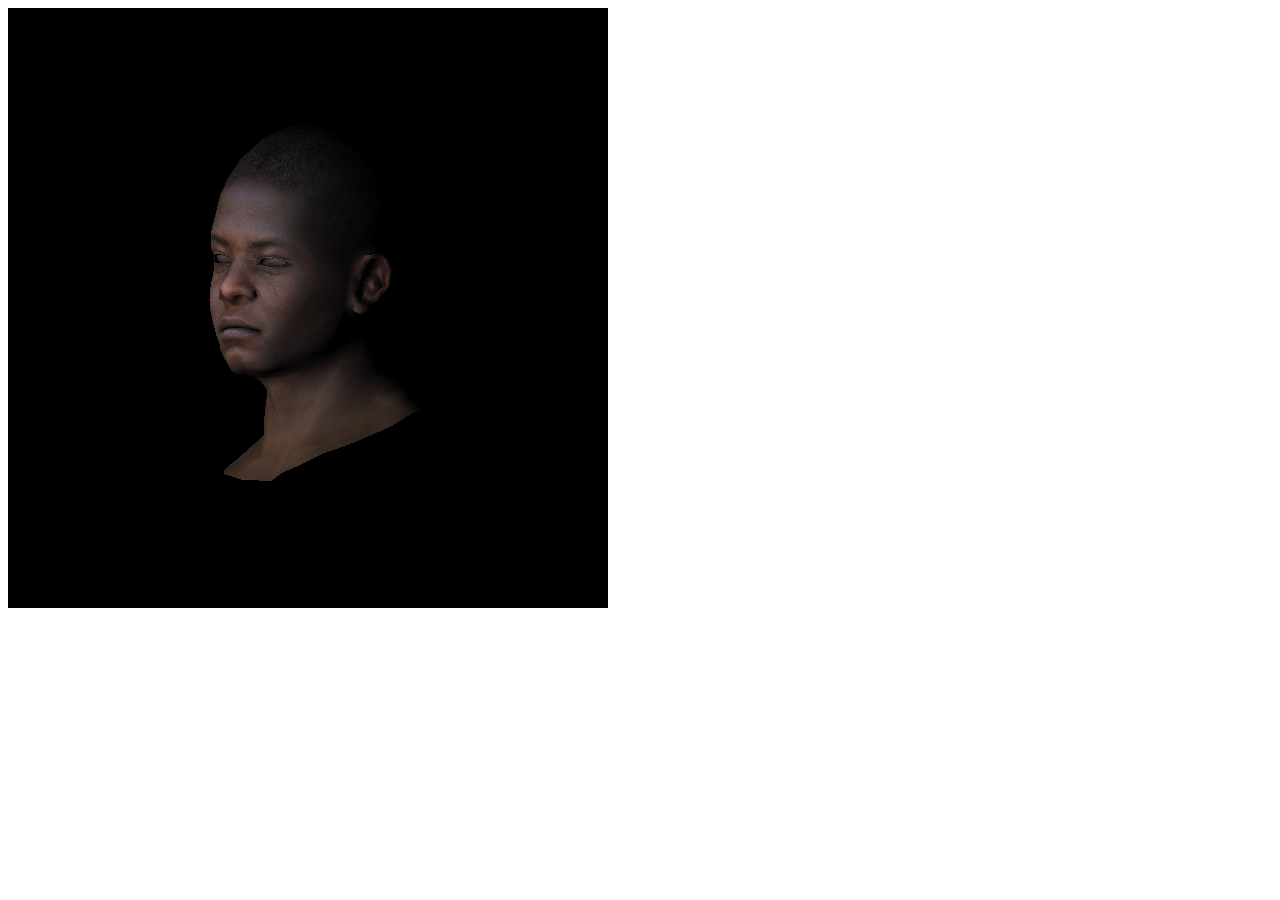
<file: canvas_software_rasterizer/index.html>
<!DOCTYPE html>
<html lang="en">

<head>
    <meta charset="UTF-8">
    <meta http-equiv="X-UA-Compatible" content="IE=edge">
    <meta name="viewport" content="width=device-width, initial-scale=1.0">
    <script src="./data.js"></script>
    <script src="./gl-matrix-min.js"></script>
    <script src="./utils.js"></script>
    <script src="./render.js"></script>
    <title>Document</title>
</head>

<body>
    <script>
        let width = 600
        let height = 600
        let tick = 0

        let { drawPixel, draw, clear } = createCanvas(document.querySelector('body'), width, height)
        let model = createModel(verticles, uvs, normals, faces)
        let texture = createTexture('./african_head_diffuse.jpg', width, height)
        texture.then((getTexture)=>{
            function frame(t) {
                clear()
                let light_dir = glMatrix.vec3.fromValues(0, 0, 1)

                let m = glMatrix.mat4.create()    //模型变换矩阵，这里就默认单位矩阵好了
                glMatrix.mat4.fromYRotation(m, t/10*Math.PI/8)   //加点旋转

                let v = glMatrix.mat4.create()   //创建视图矩阵
                let eye = glMatrix.vec3.fromValues(0, 0, -4)
                let center = glMatrix.vec3.fromValues(0, 0, 0)
                let up = glMatrix.vec3.fromValues(0, 1, 0)
                glMatrix.mat4.lookAt(v, eye, center, up)

                let p = glMatrix.mat4.create()   //透视投影矩阵
                let fovy = Math.PI / 4
                let aspect = width / height
                let near = 0.01
                let far = 100
                glMatrix.mat4.perspective(p, fovy, aspect, near, far)

                let zBuffer = new Float32Array(width * height)

                for (let i = 1; i <= model.length; i++) {
                    let face = model.getFace(i)
                    let pts = []
                    let uvs = glMatrix.mat3.create()
                    let normals = glMatrix.mat3.create()
                    
                    for (let j = 0; j < 3; j++) {
                        let raw_position = glMatrix.vec3.fromValues(face[j].vertice[0], face[j].vertice[1], face[j].vertice[2])

                        let clip_position = verticeShader(raw_position, m, v, p)

                        //齐次裁剪
                        if (!clipSpaceCull(clip_position, near, far)) {
                            break
                        }

                        let ndc_position = glMatrix.vec4.fromValues(clip_position[0]/clip_position[3], clip_position[1]/clip_position[3], clip_position[2]/clip_position[3])         //透视除法，转化为标准坐标

                        pts.push(ndc_position)    //存入顶点  

                        uvs[j * 3] = face[j].uv[0]     //存入uv
                        uvs[j * 3 + 1] = face[j].uv[1]
                        uvs[j * 3 + 2] = face[j].uv[2]

                        normals[j * 3] = face[j].normal[0]     //存入法线
                        normals[j * 3 + 1] = face[j].normal[1]
                        normals[j * 3 + 2] = face[j].normal[2]

                    }

                    //进行背面剔除
                    if (pts.length != 3  || !faceCulling(pts)) continue   //顶点数组不满3，说明该面被裁剪

                    let screen_position = viewPort(pts, width, height)

                    triangle_raster(screen_position, uvs, normals, light_dir, zBuffer, width, getTexture, fragementShader, drawPixel)
                }

                draw()

             }

            (function run(){
                if (tick > 10) tick == 0
                frame(++tick)
                requestAnimationFrame(run)
            })()
        })
    </script>
</body>

</html>
</file>
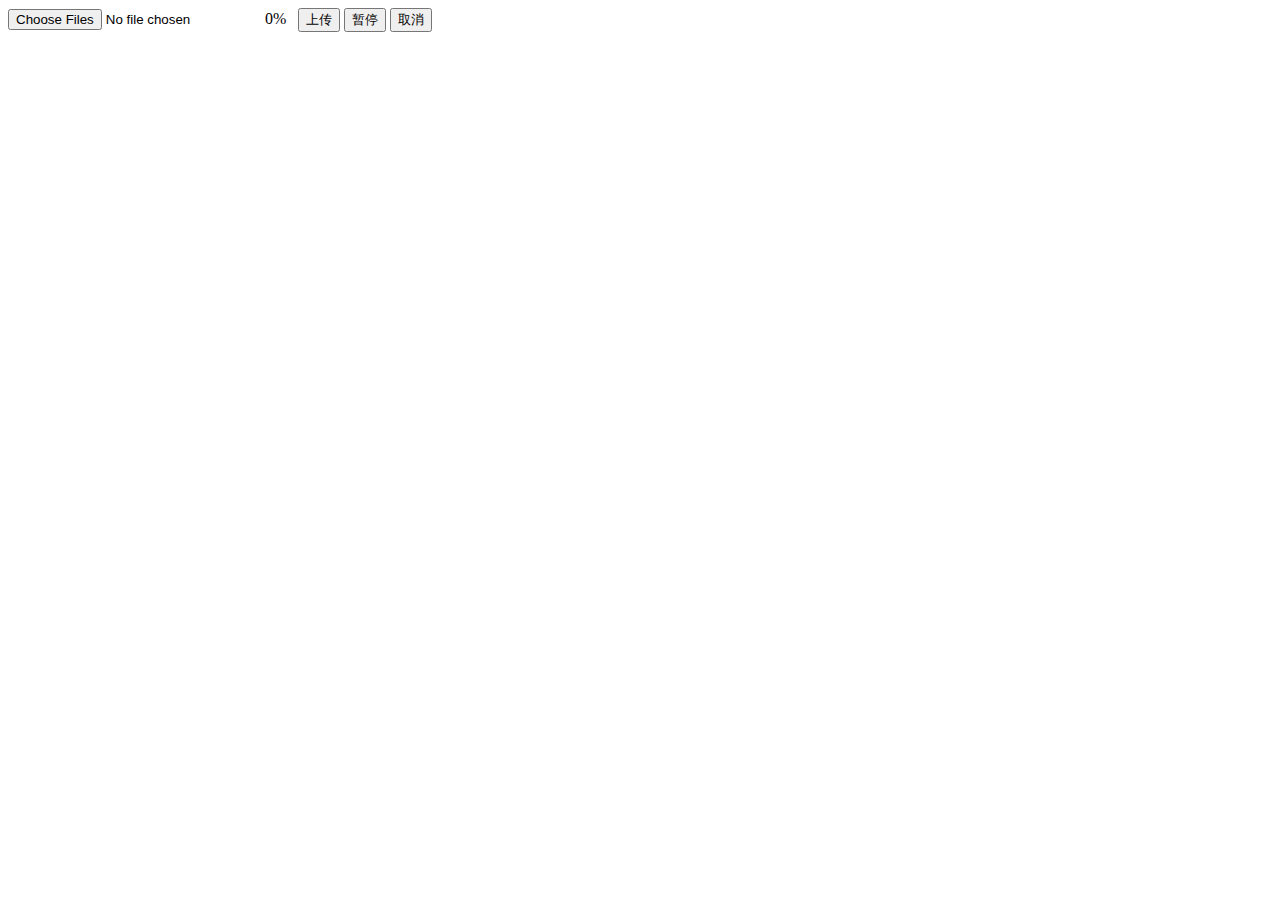
<file: 大文件上传/index.html>
<!DOCTYPE html>
<html lang="en">
<head>
    <meta charset="UTF-8">
    <meta http-equiv="X-UA-Compatible" content="IE=edge">
    <meta name="viewport" content="width=device-width, initial-scale=1.0">
    <script src="./upload.js"></script>
    <title>文件上传测试</title>
</head>
<body>
    <div class="upload-container">
        <input type="file" multiple id="filename" name="file"/>
        <span id="progress">0% &nbsp;</span>
        <button onclick="submit()">上传</button>
        <button id='pause'>暂停</button>
        <button id='cancel'>取消</button>
    </div>

    <script>
        var file;
        function submit() {
            file = document.getElementById('filename').files[0]
            file = new webUploader(file, 'http://localhost:5000');
            document.getElementById('pause').addEventListener('click', file.pause.bind(file));
            document.getElementById('cancel').addEventListener('click', file.cancel.bind(file));
        }
    </script>
</body>
</html>
</file>
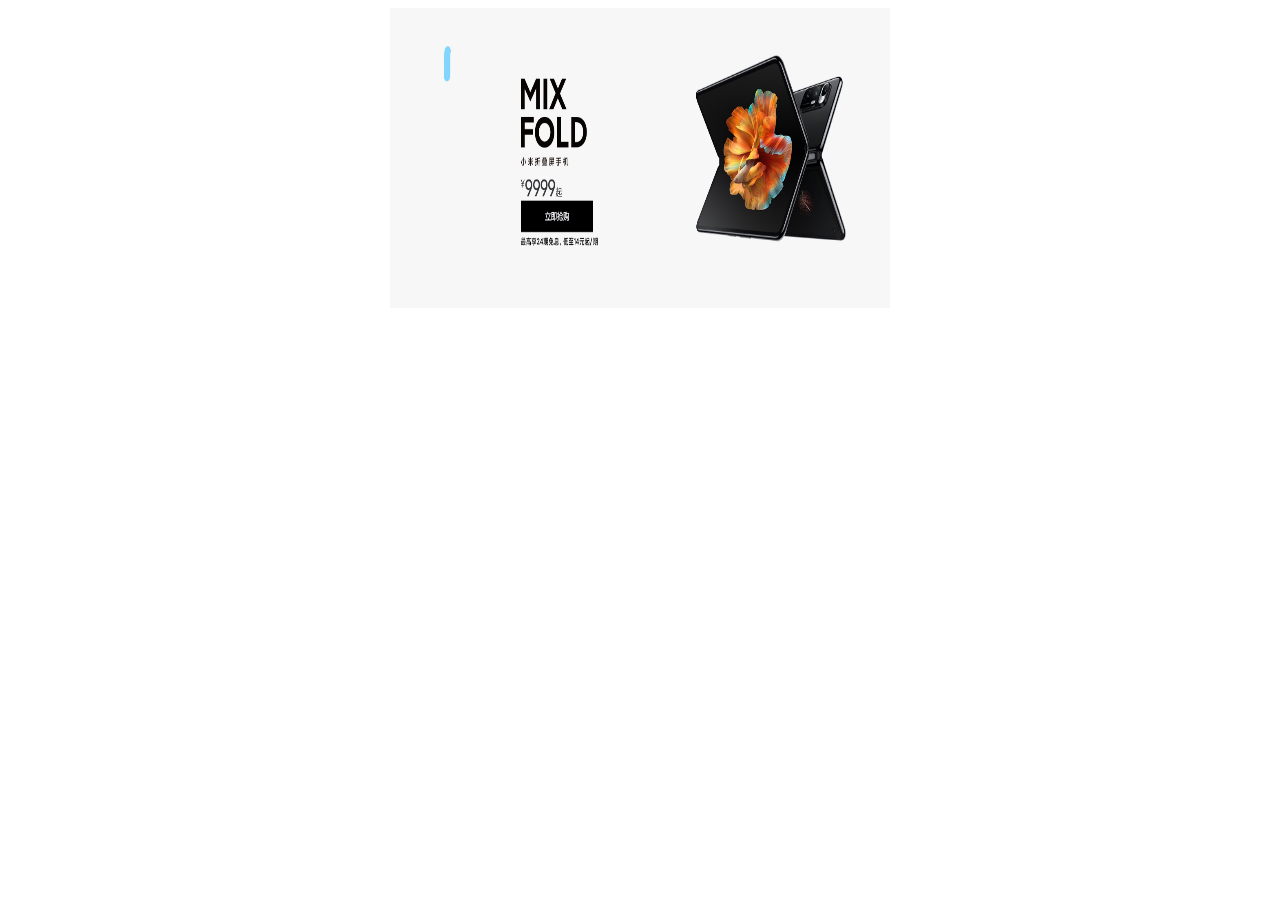
<file: 轮播图/index.html>
<!DOCTYPE html>
<html lang="en">

<head>
    <meta charset="UTF-8">
    <meta http-equiv="X-UA-Compatible" content="IE=edge">
    <meta name="viewport" content="width=device-width, initial-scale=1.0">
    <title>Document</title>
    <script src="./Slide.js"></script>
    <style>
        #app {
            width: 500px;
            height: 300px;
            margin: auto;
        }
    </style>
</head>

<body>
    <div id="app">
    </div>
    <script>
        var {next, pre, setTime, update} = Slide('app', ['./img/1.jpg', './img/2.jpg', './img/3.jpg', './img/4.jpg'])
        setTime();
    </script>
</body>

</html>
</file>
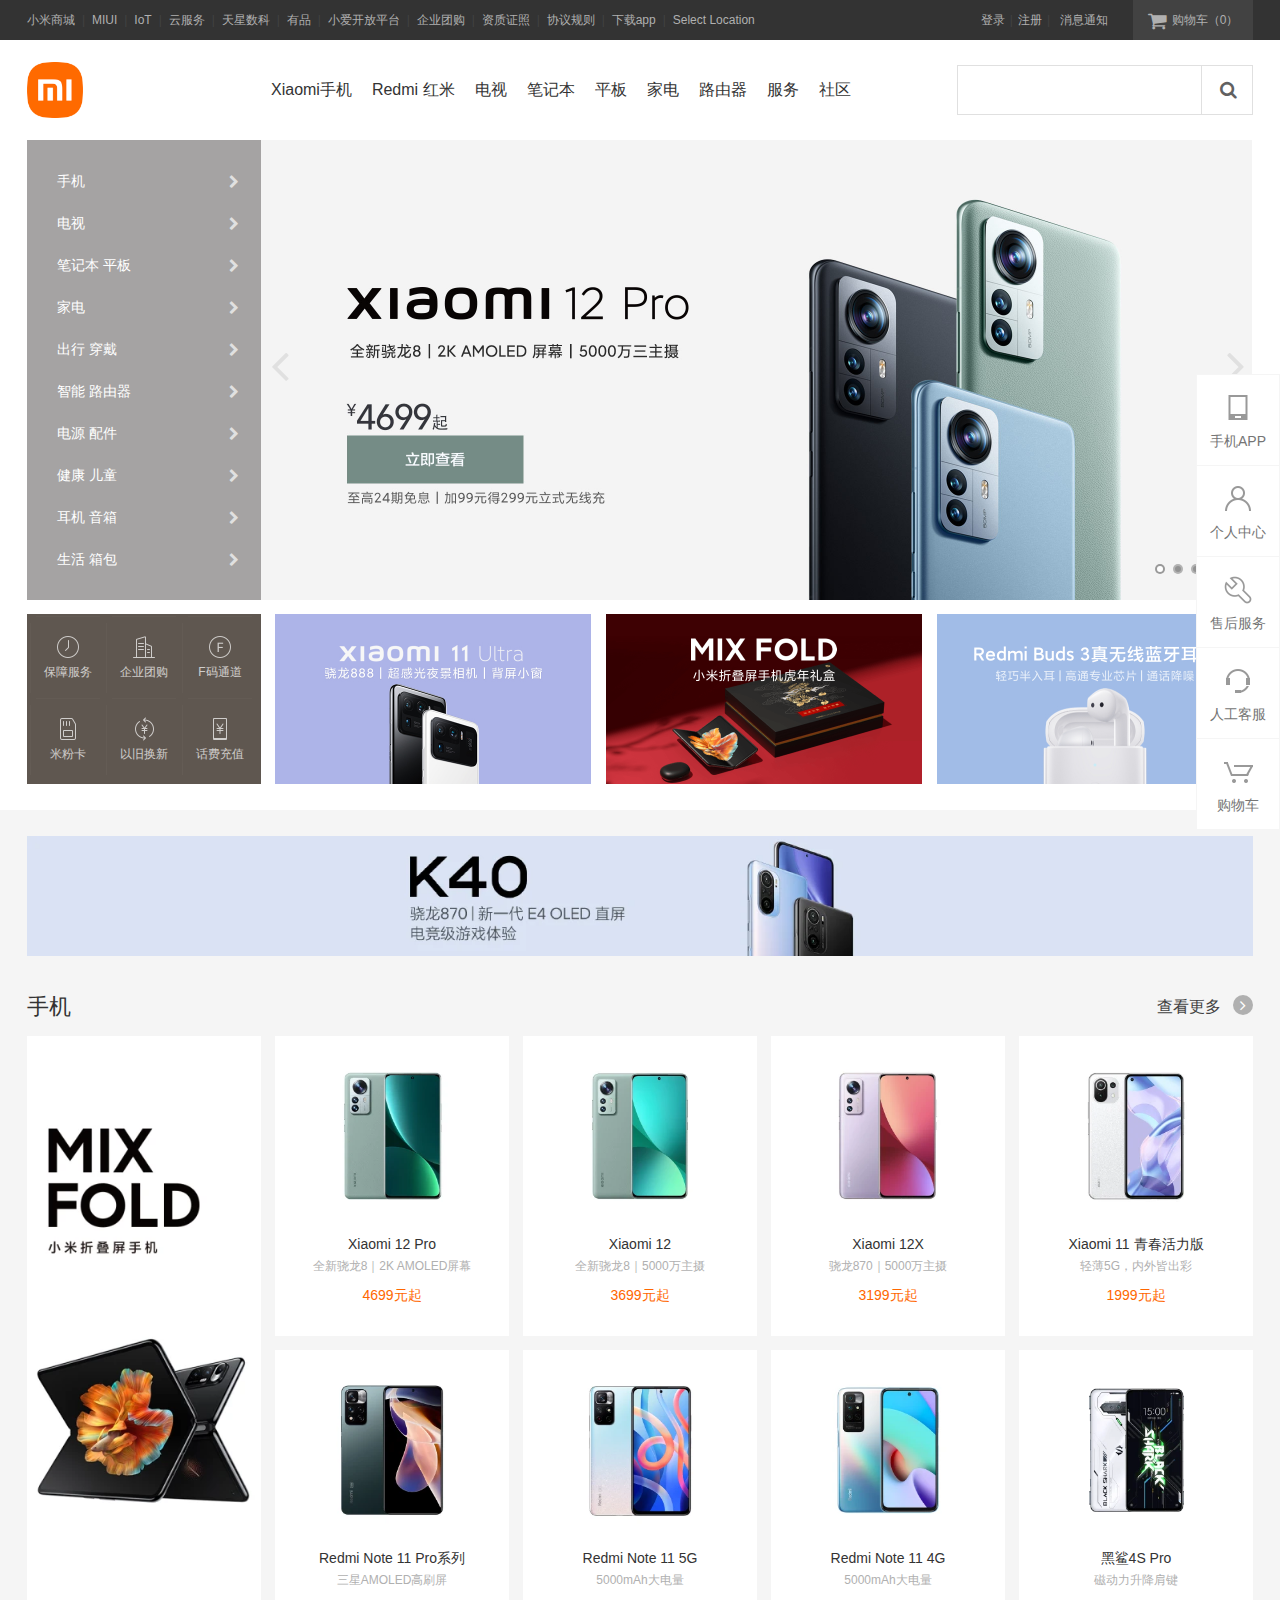
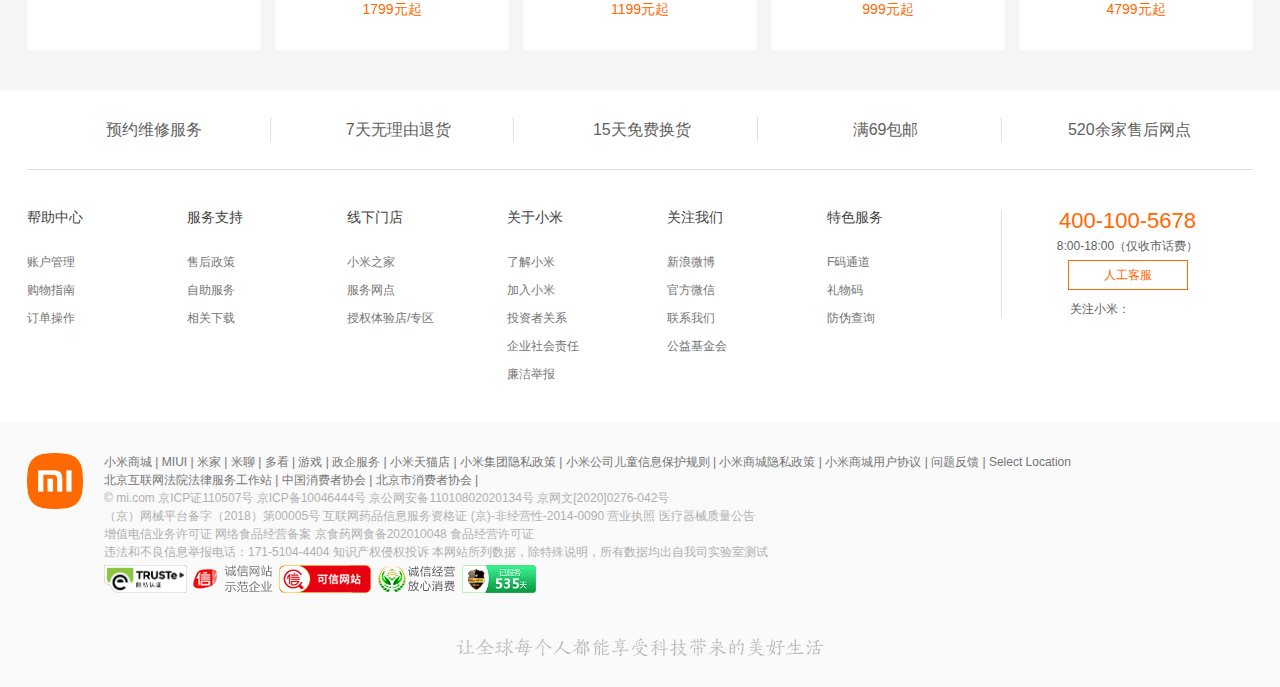
<file: html+css/小米商城首页/index.html>
<!DOCTYPE html>
<html lang="en">
<head>
    <meta charset="UTF-8">
    <meta http-equiv="X-UA-Compatible" content="IE=edge">
    <meta name="viewport" content="width=device-width, initial-scale=1.0">
    <title>小米商城 - Xiaomi 11 Ultra、Redmi K40 Pro、MIX FOLD，小米电视官方网站</title>
    <link rel="stylesheet" href="./font-awesome-4.7.0/css/font-awesome.min.css" integrity="sha512-SfTiTlX6kk+qitfevl/7LibUOeJWlt9rbyDn92a1DqWOw9vWG2MFoays0sgObmWazO5BQPiFucnnEAjpAB+/Sw==" crossorigin="anonymous" referrerpolicy="no-referrer" />
    <link rel="stylesheet" href="./default.css">
</head>
<body>
    <header>
        <div class="wrapper">
            <div class="nav-top">
                <a href="">小米商城</a>
                <span class="sep">|</span>
                <a href="">MIUI</a>
                <span class="sep">|</span>
                <a href="">IoT</a>
                <span class="sep">|</span>
                <a href="">云服务</a>
                <span class="sep">|</span>
                <a href="">天星数科</a>
                <span class="sep">|</span>
                <a href="">有品</a>
                <span class="sep">|</span>
                <a href="">小爱开放平台</a>
                <span class="sep">|</span>
                <a href="">企业团购</a>
                <span class="sep">|</span>
                <a href="">资质证照</a>
                <span class="sep">|</span>
                <a href="">协议规则</a>
                <span class="sep">|</span>
                <a href="" class="download">
                    下载app
                    <span class="appcode"></span>
                </a>
                <span class="sep">|</span>
                <a href="">Select Location</a>
            </div>
            <div class="cart-top">
                <i class="fa fa-shopping-cart" aria-hidden="true"></i>购物车<span>（0）</span>
                <div class="cart-menu"></div>
            </div>
            <div class="info-top">
                <a href="" class="link">登录</a>
                <span class="sep">|</span>
                <a href="" class="link">注册</a>
                <span class="sep">|</span>
                <a href="" class="message">消息通知</a>
            </div>
        </div>
    </header>
    <main>
        <nav>
            <div class="wrapper">
                <div class="logo">
                    <img src="./logo-mi2.png" alt="">
                </div>
                <ul class="nav-list">
                    <li class="nav-item"><span>Xiaomi手机</span></li>
                    <li class="nav-item"><span>Redmi 红米</span></li>
                    <li class="nav-item"><span>电视</span></li>
                    <li class="nav-item"><span>笔记本</span></li>
                    <li class="nav-item"><span>平板</span></li>
                    <li class="nav-item"><span>家电</span></li>
                    <li class="nav-item"><span>路由器</span></li>
                    <li class="nav-item"><span>服务</span></li>
                    <li class="nav-item"><span>社区</span></li>
                </ul>
                <div class="search">
                    <form action="">
                        <input type="search" class="search-text">
                        <input type="submit" value="" id="confirm" class="btn">
                        <label for="confirm"><i class="fa fa-search"></i></label>
                    </form>
                </div>
            </div>
        </nav>
        <div class="home">
            <div class="wrapper">
                <section class="home-show">
                    <aside>
                        <ul>
                            <li><span>手机</span><i class="fa fa-chevron-right"></i></li>
                            <li><span>电视</span><i class="fa fa-chevron-right"></i></li>
                            <li><span>笔记本 平板</span><i class="fa fa-chevron-right"></i></li>
                            <li><span>家电</span><i class="fa fa-chevron-right"></i></li>
                            <li><span>出行 穿戴</span><i class="fa fa-chevron-right"></i></li>
                            <li><span>智能 路由器</span><i class="fa fa-chevron-right"></i></li>
                            <li><span>电源 配件</span><i class="fa fa-chevron-right"></i></li>
                            <li><span>健康 儿童</span><i class="fa fa-chevron-right"></i></li>
                            <li><span>耳机 音箱</span><i class="fa fa-chevron-right"></i></li>
                            <li><span>生活 箱包</span><i class="fa fa-chevron-right"></i></li>
                        </ul>
                    </aside>
                    <div class="slide-show">
                        <img src="./slide-show.jpg" alt="">
                        <div class="left-arrow">
                            <i class="fa fa-angle-left"></i>
                        </div>
                        <div class="right-arrow">
                            <i class="fa fa-angle-right"></i>
                        </div>
                        <div class="signed">
                            <i></i><i></i><i></i><i></i>
                        </div>
                    </div>
                </section>
                <section class="home-banner">
                    <div class="span4">
                        <ul>
                            <li>
                                <img src="./span4_01.png" alt="">
                                <span>保障服务</span>
                            </li>
                            <li>
                                <img src="./span4_02.png" alt="">
                                <span>企业团购</span>
                            </li>
                            <li>
                                <img src="./span4_03.png" alt="">
                                <span>F码通道</span>
                            </li>
                            <li>
                                <img src="./span4_04.png" alt="">
                                <span>米粉卡</span>
                            </li>
                            <li>
                                <img src="./span4_05.png" alt="">
                                <span>以旧换新</span>
                            </li>
                            <li>
                                <img src="./span4_06.png" alt="">
                                <span>话费充值</span>
                            </li>
                        </ul>
                    </div>
                    <div class="span16">
                        <ul>
                            <li>
                                <img src="./span16_01.jpg" alt="">
                            </li>
                            <li>
                                <img src="./span16_02.jpg" alt="">
                            </li>
                            <li>
                                <img src="./span16_03.jpg" alt="">
                            </li>
                        </ul>
                    </div>
                </section>
            </div>
        </div>
        <div class="page-main">
            <div class="wrapper">
                <div class="banner-box">
                    <img src="./banner.webp" alt="">
                </div>
                <div class="content_01">
                    <div class="box-hd">
                        <h2 class="title">手机</h2>
                        <div class="more">
                            <span>查看更多</span>
                            <i class="fa fa-angle-right"></i>
                        </div>
                    </div>
                    <div class="box-bd clearfix">
                        <div class="span4 item-active">
                            <img src="./content_01.webp" alt="">
                        </div>
                        <div class="span16">
                            <ul class="span16_01 clearfix">
                                <li class="item-active">
                                    <div class="img-box">
                                        <img src="./item_01.webp" alt="">
                                    </div>
                                    <h3 class="title">
                                        Xiaomi 12 Pro
                                    </h3>
                                    <p class="desc">
                                        全新骁龙8｜2K AMOLED屏幕
                                    </p>
                                    <p class="price">
                                        4699元起
                                    </p>
                                </li>
                                <li class="item-active">
                                    <div class="img-box">
                                        <img src="./item_02.webp" alt="">
                                    </div>
                                    <h3 class="title">
                                        Xiaomi 12
                                    </h3>
                                    <p class="desc">
                                        全新骁龙8｜5000万主摄
                                    </p>
                                    <p class="price">
                                        3699元起
                                    </p>
                                </li>
                                <li class="item-active">
                                    <div class="img-box">
                                        <img src="./item_03.webp" alt="">
                                    </div>
                                    <h3 class="title">
                                        Xiaomi 12X
                                    </h3>
                                    <p class="desc">
                                        骁龙870｜5000万主摄
                                    </p>
                                    <p class="price">
                                        3199元起
                                    </p>
                                </li>
                                <li class="item-active">
                                    <div class="img-box">
                                        <img src="./item_04.webp" alt="">
                                    </div>
                                    <h3 class="title">
                                        Xiaomi 11 青春活力版
                                    </h3>
                                    <p class="desc">
                                        轻薄5G，内外皆出彩
                                    </p>
                                    <p class="price">
                                        1999元起
                                    </p>
                                </li>
                            </ul>
                            <ul class="span16_01">
                                <li class="item-active">
                                    <div class="img-box">
                                        <img src="./item_05.webp" alt="">
                                    </div>
                                    <h3 class="title">
                                        Redmi Note 11 Pro系列
                                    </h3>
                                    <p class="desc">
                                        三星AMOLED高刷屏
                                    </p>
                                    <p class="price">
                                        1799元起
                                    </p>
                                </li>
                                <li class="item-active">
                                    <div class="img-box">
                                        <img src="./item_06.webp" alt="">
                                    </div>
                                    <h3 class="title">
                                        Redmi Note 11 5G
                                    </h3>
                                    <p class="desc">
                                        5000mAh大电量
                                    </p>
                                    <p class="price">
                                        1199元起
                                    </p>
                                </li>
                                <li class="item-active">
                                    <div class="img-box">
                                        <img src="./item_07.webp" alt="">
                                    </div>
                                    <h3 class="title">
                                        Redmi Note 11 4G
                                    </h3>
                                    <p class="desc">
                                        5000mAh大电量
                                    </p>
                                    <p class="price">
                                        999元起
                                    </p>
                                </li>
                                <li class="item-active">
                                    <div class="img-box">
                                        <img src="./item_08.webp" alt="">
                                    </div>
                                    <h3 class="title">
                                        黑鲨4S Pro
                                    </h3>
                                    <p class="desc">
                                        磁动力升降肩键
                                    </p>
                                    <p class="price">
                                        4799元起
                                    </p>
                                </li>
                            </ul>
                        </div>
                    </div>
                </div>
            </div>
        </div>
    </main>
    <footer>
        <div class="site-footer">
            <div class="wrapper">
                <div class="footer-service">
                    <ul class="clearfix">
                        <li><span>预约维修服务</span></li>
                        <li><span>7天无理由退货</span></li>
                        <li><span>15天免费换货</span></li>
                        <li><span>满69包邮</span></li>
                        <li><span>520余家售后网点</span></li>
                    </ul>
                </div>
                <div class="footer-links clearfix">
                    <dl>
                        <dt>帮助中心</dt>
                        <dd>账户管理</dd>
                        <dd>购物指南</dd>
                        <dd>订单操作</dd>
                    </dl>
                    <dl>
                        <dt>服务支持</dt>
                        <dd>售后政策</dd>
                        <dd>自助服务</dd>
                        <dd>相关下载</dd>
                    </dl>
                    <dl>
                        <dt>线下门店</dt>
                        <dd>小米之家</dd>
                        <dd>服务网点</dd>
                        <dd>授权体验店/专区</dd>
                    </dl>
                    <dl>
                        <dt>关于小米</dt>
                        <dd>了解小米</dd>
                        <dd>加入小米</dd>
                        <dd>投资者关系</dd>
                        <dd>企业社会责任</dd>
                        <dd>廉洁举报</dd>
                    </dl>
                    <dl>
                        <dt>关注我们</dt>
                        <dd>新浪微博</dd>
                        <dd>官方微信</dd>
                        <dd>联系我们</dd>
                        <dd>公益基金会</dd>
                    </dl>
                    <dl>
                        <dt>特色服务</dt>
                        <dd>F码通道</dd>
                        <dd>礼物码</dd>
                        <dd>防伪查询</dd>
                    </dl>
                    <div class="contact">
                        <p class="phone">400-100-5678</p>
                        <p>8:00-18:00（仅收市话费）</p>
                        <div class="box-text">人工客服</div>
                        <div class="follow">关注小米：</div>    
                    </div>
                </div>
            </div>
        </div>
        <div class="site-info">
            <div class="wrapper clearfix">
                <div class="logo"></div>
                <div class="info-text">
                    <p class="sites">
                        <span>小米商城</span>
                        <span class="sep">|</span>
                        <span>MIUI</span>
                        <span class="sep">|</span>
                        <span>米家</span>
                        <span class="sep">|</span>
                        <span>米聊</span>
                        <span class="sep">|</span>
                        <span>多看</span>
                        <span class="sep">|</span>
                        <span>游戏</span>
                        <span class="sep">|</span>
                        <span>政企服务</span>
                        <span class="sep">|</span>
                        <span>小米天猫店</span>
                        <span class="sep">|</span>
                        <span>小米集团隐私政策</span>
                        <span class="sep">|</span>
                        <span>小米公司儿童信息保护规则</span>
                        <span class="sep">|</span>
                        <span>小米商城隐私政策</span>
                        <span class="sep">|</span>
                        <span>小米商城用户协议</span>
                        <span class="sep">|</span>
                        <span>问题反馈</span>
                        <span class="sep">|</span>
                        <span>Select Location</span>
                    </p>
                    <p class="sites">
                        <span>北京互联网法院法律服务工作站</span>
                        <span class="sep">|</span>
                        <span>中国消费者协会</span>
                        <span class="sep">|</span>
                        <span>北京市消费者协会</span>
                        <span class="sep">|</span>
                    </p>
                    <p>
                        © mi.com 京ICP证110507号 京ICP备10046444号 京公网安备11010802020134号 京网文[2020]0276-042号</br>
                        （京）网械平台备字（2018）第00005号 互联网药品信息服务资格证 (京)-非经营性-2014-0090 营业执照 医疗器械质量公告</br>
                        增值电信业务许可证 网络食品经营备案 京食药网食备202010048   食品经营许可证</br>
                        违法和不良信息举报电话：171-5104-4404 知识产权侵权投诉 本网站所列数据，除特殊说明，所有数据均出自我司实验室测试
                    </p>
                </div>
                <div class="info-links">
                    <span class="img-box"><img src="./links_01.png" alt=""></span>
                    <span class="img-box"><img src="./links_02.png" alt=""></span>
                    <span class="img-box"><img src="./links_03.png" alt=""></span>
                    <span class="img-box"><img src="./links_04.png" alt=""></span>
                    <span class="img-box"><img src="./links_05.png" alt=""></span>
                </div>
            </div>
            <div class="slogan">
            </div>
        </div>
    </footer>
    <aside class="aside-tools">
        <ul>
            <li>
                <div class="icon"><img src="./tools_01.png" alt=""></div>
                <span>手机APP</span>
            </li>
            <li>
                <div class="icon"><img src="./tools_02.png" alt=""></div>
                <span>个人中心</span>
            </li>
            <li>
                <div class="icon"><img src="./tools_03.png" alt=""></div>
                <span>售后服务</span>
            </li>
            <li>
                <div class="icon"><img src="./tools_04.png" alt=""></div>
                <span>人工客服</span>
            </li>
            <li>
                <div class="icon"><img src="./tools_05.png" alt=""></div>
                <span>购物车</span>
            </li>
        </ul>
    </aside>
</body>
</html>
</file>
<file: html+css/小米商城首页/default.css>
/* 清除默认样式 */
* {
    margin: 0px;
    padding: 0px;
}           

a, a:hover {
    text-decoration: none;
}

ul {
    list-style: none;
}

body {
    font: 14px/1.5 Helvetica Neue,Helvetica,Arial,Microsoft Yahei,Hiragino Sans GB,Heiti SC,WenQuanYi Micro Hei,sans-serif;
    overflow-y: scroll;
}

/* 头部Banner */
header {
    font-size: 12px;
    min-width: 1226px;
    color: #b0b0b0;
    background-color: #333;
}

header .wrapper {
    position: relative;
    width: 1226px;
    height: 40px;
    margin-right: auto;
    margin-left: auto;
    z-index: 999;
}

header .wrapper a {
    color: #b0b0b0;
    display: inline-block;
}

header .wrapper a:hover {
    color: #fff;
}

header .wrapper .sep {
    margin: 0 0.3em;
    color: #424242;
    font-family: sans-serif;
}

header .wrapper .nav-top {
    float: left;
    height: 40px;
    line-height: 40px;
}

header .wrapper .nav-top .download {
    position: relative;
}

header .wrapper .nav-top .download:hover:before {
    content: "";
    position: absolute;
    bottom: 0;
    left: 50%;
    width: 0px;
    height: 0px;
    margin-left: -8px;
    border-width: 0px 8px 8px;
    border-style: solid;
    border-color: rgba(0, 0, 0, 0) rgba(0, 0, 0, 0) #fff;
}

header .wrapper .nav-top .download .appcode {
    position: absolute;
    top: 40px;
    width: 124px;
    height: 0px;
    left: 50%;
    margin-left: -62px;
    background-color: #fff;
    box-shadow: 0 1px 5px #aaa;
    transition: height .3s;
}

header .wrapper .nav-top .download:hover .appcode {
    height: 148px;
}

header .wrapper .cart-top {
    position: relative;
    float: right;
    height: 40px;
    line-height: 40px;
    width: 120px;   
    margin-left: 15px;
    text-align: center;
    background-color: #424242;
    cursor: pointer;
    transition: all .2s;
}

header .wrapper .cart-top:hover {   
    color: #ff6700;
    background-color: #fff;
}

header .wrapper .cart-top .cart-menu {
    position: absolute;
    top: 40px;
    right: 0px;
    height: 0px;
    width: 316px;
    color: #424242;
    background-color: #fff;
    box-shadow: 0 2px 10px rgba(0 0 0 / 15%);
    transition: height .3s;
}

header .wrapper .cart-top:hover .cart-menu {
    height: 100px;
}

header .wrapper .cart-top i {
    margin-right: 4px;
    font-size: 20px;
    width: 20px;
    height: 20px;
    vertical-align: -4px;
}

header .wrapper .info-top {
    float: right;
    height: 40px;
    line-height: 40px;
}

header .wrapper .info-top .link {
    padding: 0 5px;
    text-align: center;
    float: left;
}

header .wrapper .info-top .sep {
    margin: 0px;
    float: left;
}

header .wrapper .info-top .message {
    float: left;
    padding: 0 10px;
}

main nav {
    height: 100px;
}

main nav .wrapper {
    width: 1226px;
    margin-right: auto;
    margin-left: auto;
}

main nav .wrapper .logo {
    margin-top: 22px;
    float: left;
    width: 62px;
    height: 56px;
}

main nav .wrapper .logo img {
    width: 56px;
    height: 56px;
    cursor: pointer;
}

main nav .wrapper .nav-list {
    float: left;
    box-sizing: border-box;
    width: 850px;
    height: 100px;
    font-size: 16px;
    padding-top: 12px;
    padding-left: 172px;
}

main nav .wrapper .nav-list .nav-item {
    float: left;
    padding: 26px 10px 38px;
}

main nav .wrapper .nav-list .nav-item span {
    color: #333;
    cursor: pointer;
}

main nav .wrapper .nav-list .nav-item span:hover {
    color: #ff6700;
}

main nav .wrapper .search {
    float: right;
    margin-top: 25px;
    width: 296px;
}

main nav .wrapper .search form {
    position: relative;
    width: 296px;
    height: 50px;
}

main nav .wrapper .search form .search-text {
    width: 245px;
    height: 50px;
    border: 1px solid #e0e0e0;
}

main nav .wrapper .search form .btn {
    position: absolute;
    right: 0px;
    width: 52px;
    height: 50px;
    border: 1px solid #e0e0e0;
    background-color: #fff;
    color: #616161;
    cursor: pointer;
}

main nav .wrapper .search form .btn:hover {
    background-color: #ff6700;
}

main nav .wrapper .search form i {
    position: absolute;
    font-size: 18px;
    right: 16px;
    top: 16px;
    z-index: 1;
    color: #616161;
    cursor: pointer;
}

main nav .wrapper .search form .btn:hover+label i {
    color: #fff;
}

main .home {
    margin-bottom: 26px;
}

main .home .wrapper {
    width: 1226px;
    margin-left: auto;
    margin-right: auto;
}

main .home .wrapper .home-show {
    overflow: hidden;
}

main .home .wrapper .home-show aside {
    float: left;
    width: 234px;
    height: 460px;
    font-size: 14px;
    background-color: rgba(105, 101, 101, .6);
}

main .home .wrapper .home-show aside ul {
    height: 420px;
    border: 0;
    color: #fff;
    padding: 20px 0px;
}

main .home .wrapper .home-show aside ul li {
    position: relative;
    width: 204px;
    height: 42px;
    padding-left: 30px;
    line-height: 42px;
}

main .home .wrapper .home-show aside ul li:hover {
    cursor: pointer;
    background-color: #ff6700;
}

main .home .wrapper .home-show aside ul li i {
    position: absolute;
    color: #e0e0e0;
    top: 15px;
    right: 22px;
    font-size: 14px;
}

main .home .wrapper .home-show .slide-show {
    position: relative;
    float: right;
    width: 992px;
    height: 460px;
    cursor: pointer;
    overflow: hidden;
}

main .home .wrapper .home-show .slide-show img {
    margin-left: -235px;
    width: 1226px;
    height: 460px;
}

main .home .wrapper .home-show .slide-show .left-arrow {
    position: absolute;
    box-sizing: border-box;
    width: 41px;
    height: 69px;
    left: 0px;
    top: 190px;
    padding-left: 10px;
    padding-top: 10px;
}

main .home .wrapper .home-show .slide-show .left-arrow:hover {
    background-color: gray;
}

main .home .wrapper .home-show .slide-show .left-arrow i {
    font-size: 50px;
    color: #e0e0e0;
}

main .home .wrapper .home-show .slide-show .right-arrow {
    position: absolute;
    box-sizing: border-box;
    width: 41px;
    height: 69px;
    right: 0px;
    top: 190px;
    padding-left: 15px;
    padding-top: 10px;
}

main .home .wrapper .home-show .slide-show .right-arrow:hover {
    background-color: gray;
}

main .home .wrapper .home-show .slide-show .right-arrow i {
    
    font-size: 50px;
    color: #e0e0e0;
}

main .home .wrapper .home-show .slide-show .signed {
    position: absolute;
    width: 400px;
    right: 30px;
    bottom: 20px;
    text-align: right;
}

main .home .wrapper .home-show .slide-show .signed i {
    display: inline-block;
    margin: 0 4px;
    width: 6px;
    height: 6px;
    border: 2px solid;
    border-color: hsla(0, 0%, 100%, .3);
    border-radius: 100%;
    background-color: rgba(0, 0, 0, .4);
}

main .home .wrapper .home-show .slide-show .signed i:first-child {
    border-color: rgba(0, 0, 0, .4);
    background-color: #fff;
}

main .home .wrapper .home-banner {
    margin-top: 14px;
    overflow: hidden;
}

main .home .wrapper .home-banner .span4 {
    width: 234px;
    float: left;
}

main .home .wrapper .home-banner .span4 ul {
    padding: 3px;
    font-size: 12px;
    text-align: center;
    background-color: #5f5750;
    overflow: hidden;
}

main .home .wrapper .home-banner .span4 ul li {
    position: relative;
    float: left;
    width: 70px;
    height: 64px;
    padding: 18px 3px 0px;
    color: #fff;
    opacity: .7;
    cursor: pointer;
}

main .home .wrapper .home-banner .span4 ul li:hover {
    opacity: 1;
}

main .home .wrapper .home-banner .span4 ul li::before {
    position: absolute;
    content: "";
    top: -1px;
    left: 6px;
    width: 64px;
    height: 1px;
    background: #665e57;
}

main .home .wrapper .home-banner .span4 ul li::after {
    position: absolute;
    content: "";
    top: 6px;
    left: 0px;
    width: 1px;
    height: 70px;
    background: #665e57;
}

main .home .wrapper .home-banner .span4 ul li img {
    display: block;
    width: 24px;
    height: 24px;
    margin: 0 auto 4px;
}

main .home .wrapper .home-banner .span16 {
    float: left;
    margin-left: 14px;
    width: 978px;
}

main .home .wrapper .home-banner .span16 ul {
    overflow: hidden;
}

main .home .wrapper .home-banner .span16 ul li {
    float: left;
    width: 316px;
    height: 170px;
    margin-left: 15px;
}

main .home .wrapper .home-banner .span16 ul li:first-child {
    margin-left: 0px;
} 

main .home .wrapper .home-banner .span16 ul li img {
    display: block;
    width: 316px;
    height: 170px;
    cursor: pointer;
}

main .page-main {
    padding-top: 4px;
    padding-bottom: 12px;
    background-color: #f5f5f5;
}

main .page-main .wrapper {
    width: 1226px;
    margin: 0 auto;
}

main .page-main .wrapper .banner-box {
    height: 120px;
    margin: 22px 0;
    overflow: hidden;
    cursor: pointer;
}

main .page-main .wrapper .banner-box img {
    width: 1226px;
    height: 120px;
}

.box-hd {
    position: relative;
}

h2.title {
    font-size: 22px;
    font-weight: 200;
    line-height: 58px;
    color: #333;
}

.box-hd .more {
    position: absolute;
    right: 0px;
    top: 0px;
    font-size: 16px;
    line-height: 58px;
    color: #424242;
    transition: all .4s;
    cursor: pointer;
}

.more i {
    width: 12px;
    height: 12px;
    padding: 4px;
    margin-left: 8px;
    border-radius: 16px;
    line-height: 12px;
    background-color: #b0b0b0;
    color: #fff;
    text-align: center;
    vertical-align: 1px;
    transition: all .4s;
}

.more:hover {
    color: #ff6700;
}

.more:hover i {
    background-color: #ff6700;
}

.content_01 {
    margin-bottom: 14px;
}

.box-bd {
    padding-bottom: 14px;
}

.box-bd .span4 {
    float: left;
    width: 234px;
    height: 614px;
    background-color: #fff;
    transition: all .2s linear;
}

.box-bd .span4 img {
    height: 614px;
    width: 234px;
}

.box-bd .span16 {
    float: left;
    width: 978px;
    margin-left: 14px;
}

.span16_01 {
    margin-top: 14px;
}

.span16_01:first-child {
    margin-top: 0px;
}

.span16_01 li {
    float: left;
    width: 234px;
    height: 260px;
    padding: 20px 0px;
    background-color: #fff;
    margin-left: 14px;
    transition: all .2s linear;
}

.span16_01 li:first-child {
    margin-left: 0px;
}


.span16_01 .img-box {
    width: 160px;
    height: 160px;
    margin: 0 37px 18px;
}

.span16_01 .img-box img {
    width: 160px;
    height: 160px;
}

.span16_01 .title {
    margin: 0 10px 2px;
    text-align: center;
    font-size: 14px;
    font-weight: 400;
    color: #333;
}

.span16_01 .desc {
    margin: 0 10px 10px;
    font-size: 12px;
    color: #b0b0b0;
    text-align: center;
}

.span16_01 .price {
    margin: 0px 10px 14px;
    text-align: center;
    color: #ff6700;
}

.item-active:hover {
    cursor: pointer;
    box-shadow: 0 15px 40px rgb(0 0 0 / 10%);
    transform: translate3d(0, -2px, 0);
}

.clearfix::after {
    clear: both;
}

.clearfix::after, .clearfix::before {
    content: " ";
    display: table;
}

.site-footer .wrapper {
    width: 1226px;
    margin-right: auto;
    margin-left: auto;
}

.site-footer .wrapper .footer-service {
    padding: 27px 0;
    border-bottom: 1px solid #e0e0e0;
}

.site-footer .wrapper .footer-service ul li {
    float: left;
    width: 19.8%;
    height: 25px;
    border-left: 1px solid #e0e0e0;
    font-size: 16px;
    line-height: 25px;
    color: #616161;
    text-align: center;
    cursor: pointer;
}

.site-footer .wrapper .footer-service ul li:hover {
    color: #ff6700;
}

.site-footer .wrapper .footer-service ul li span {
    margin-left: 12px;
}

.site-footer .wrapper .footer-service ul li:first-child {
    border-left: 0px;
}

.site-footer .wrapper .footer-links {
    padding: 40px 0;
}

.site-footer .wrapper .footer-links dl {
    float: left;
    width: 160px;
}

.site-footer .wrapper .footer-links dt {
    margin: -1px 0 26px;
    font-size: 14px;
    line-height: 1.25;
    color: #424242;
}

.site-footer .wrapper .footer-links dd {
    margin: 10px 0 0;
    font-size: 12px;
    color: #757575;
}

.site-footer .wrapper .footer-links dd:hover {
    color: #ff6700;
    cursor: pointer;
}

.site-footer .wrapper .footer-links .contact {
    float: right;
    width: 251px;
    border-left: 1px solid #e0e0e0;
    text-align: center;
    color: #616161;
}

.site-footer .wrapper .footer-links .contact p {
    margin: 0 0 5px 0;
    font-size: 12px;
}

.site-footer .wrapper .footer-links .contact .phone {
    font-size: 22px;
    line-height: 22px;
    color: #ff6700;
}

.site-footer .wrapper .footer-links .contact .box-text {
    display: inline-block;
    width: 118px;
    height: 28px;
    font-size: 12px;
    line-height: 28px;
    border: 1px solid #ff6700;
    background-color: #fff;
    color: #ff6700;
    text-align: center;
    cursor: pointer;
    transition: all .4s;
}

.site-footer .wrapper .footer-links .contact .box-text:hover {
    color: #fff;
    background-color: #ff6700;
}

.site-footer .wrapper .footer-links .contact .follow {
    font-size: 12px;
    margin-top: 10px;
    padding-right: 55px; /*占个位置*/
} 

.site-info {
    padding: 30px 0;
    font-size: 12px;
    background: #fafafa;
}

.site-info .wrapper {
    position: relative;
    width: 1226px;
    margin-left: auto;
    margin-right: auto;
}

.site-info .wrapper .info-text {
    color: #b0b0b0;
    padding-left: 77px;
}

.site-info .wrapper .info-text .sites {
    color: #757575;
}

.site-info .wrapper .logo {
    width: 56px;
    height: 56px;
    margin-right: 20px;
    background: url(./logo-mi2.png) no-repeat;
    background-size: 56px;
    position: absolute;
    top: 0;
    left: 0;
}

.site-info .wrapper .info-links {
    height: 28px;
    margin: 4px 0 15px;
    padding-left: 77px;
}

.site-info .wrapper .img-box {
    display: inline-block;
    height: 28px;
}

.site-info .wrapper .img-box img {
    height: 28px;
}

.site-info .slogan {
    margin-top: 30px;
    width: 100%;
    height: 19px;
    background: url(./slogan.png) no-repeat center;
}

.aside-tools {
    position: fixed;
    bottom: 70px;
    right: 0px;
    z-index: 99;
}

.aside-tools ul li {
    width: 82px;
    height: 90px;
    margin-top: -1px;
    background-color: #fff;
    border: 1px solid #f5f5f5;
    text-align: center;
}

.aside-tools ul li .icon {
    width: 30px;
    height: 30px;
    margin: 0 auto 8px;
    padding-top: 18px;
}

.aside-tools ul li .icon img {
    width: 30px;
    height: 30px;
}

.aside-tools ul li span {
    color: #757575;
}
</file>
